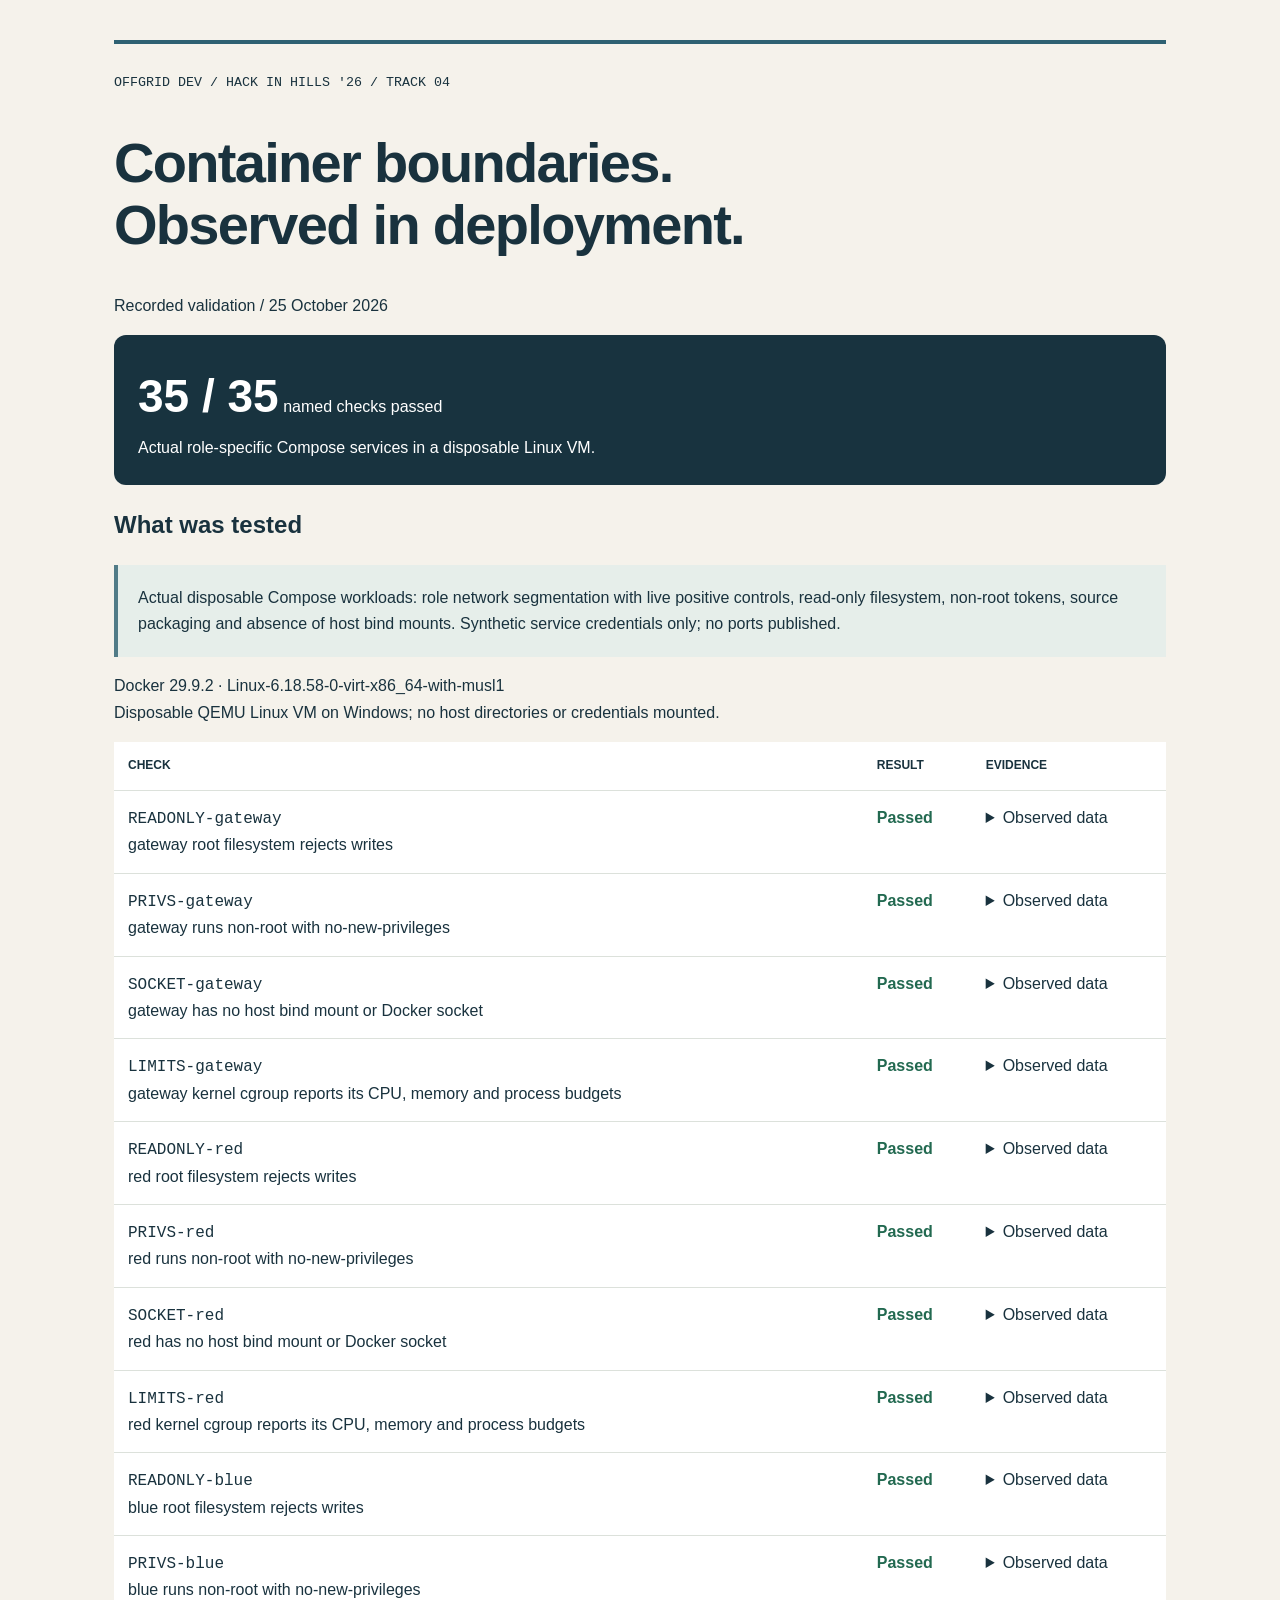
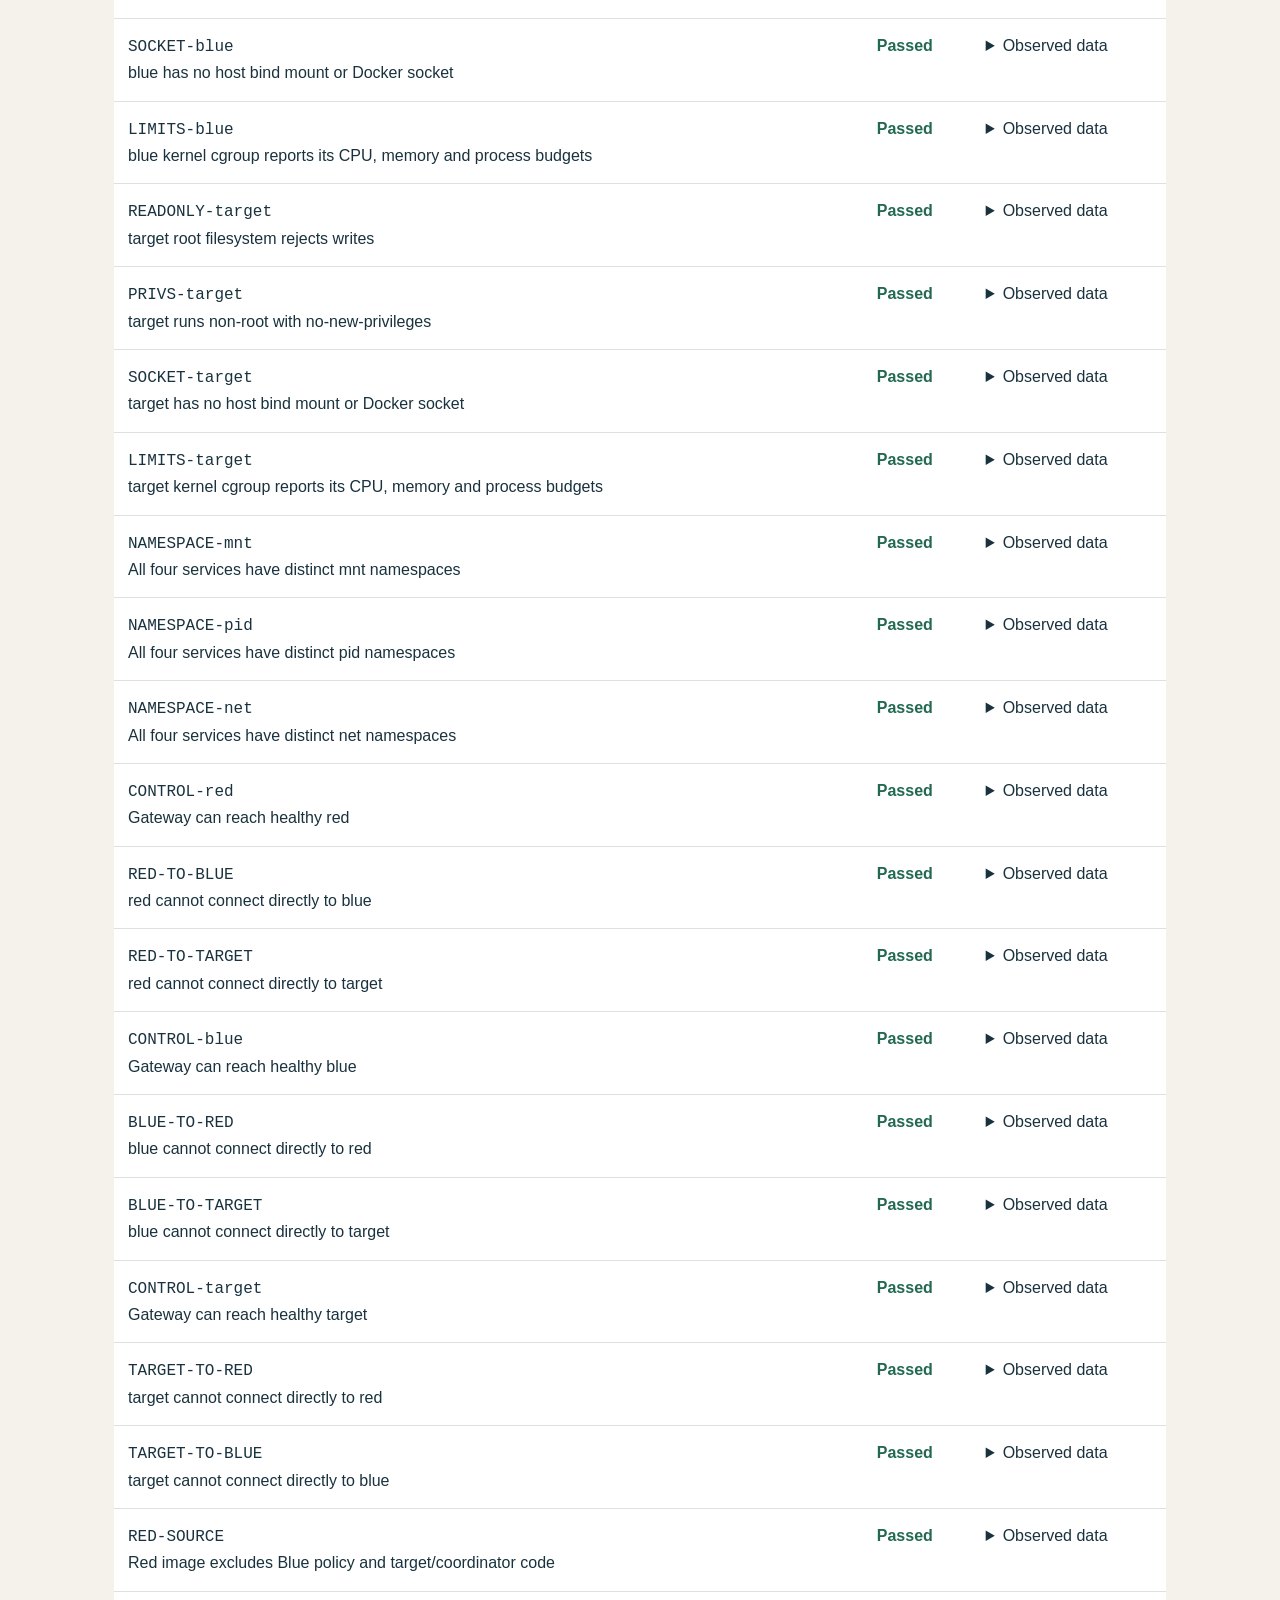
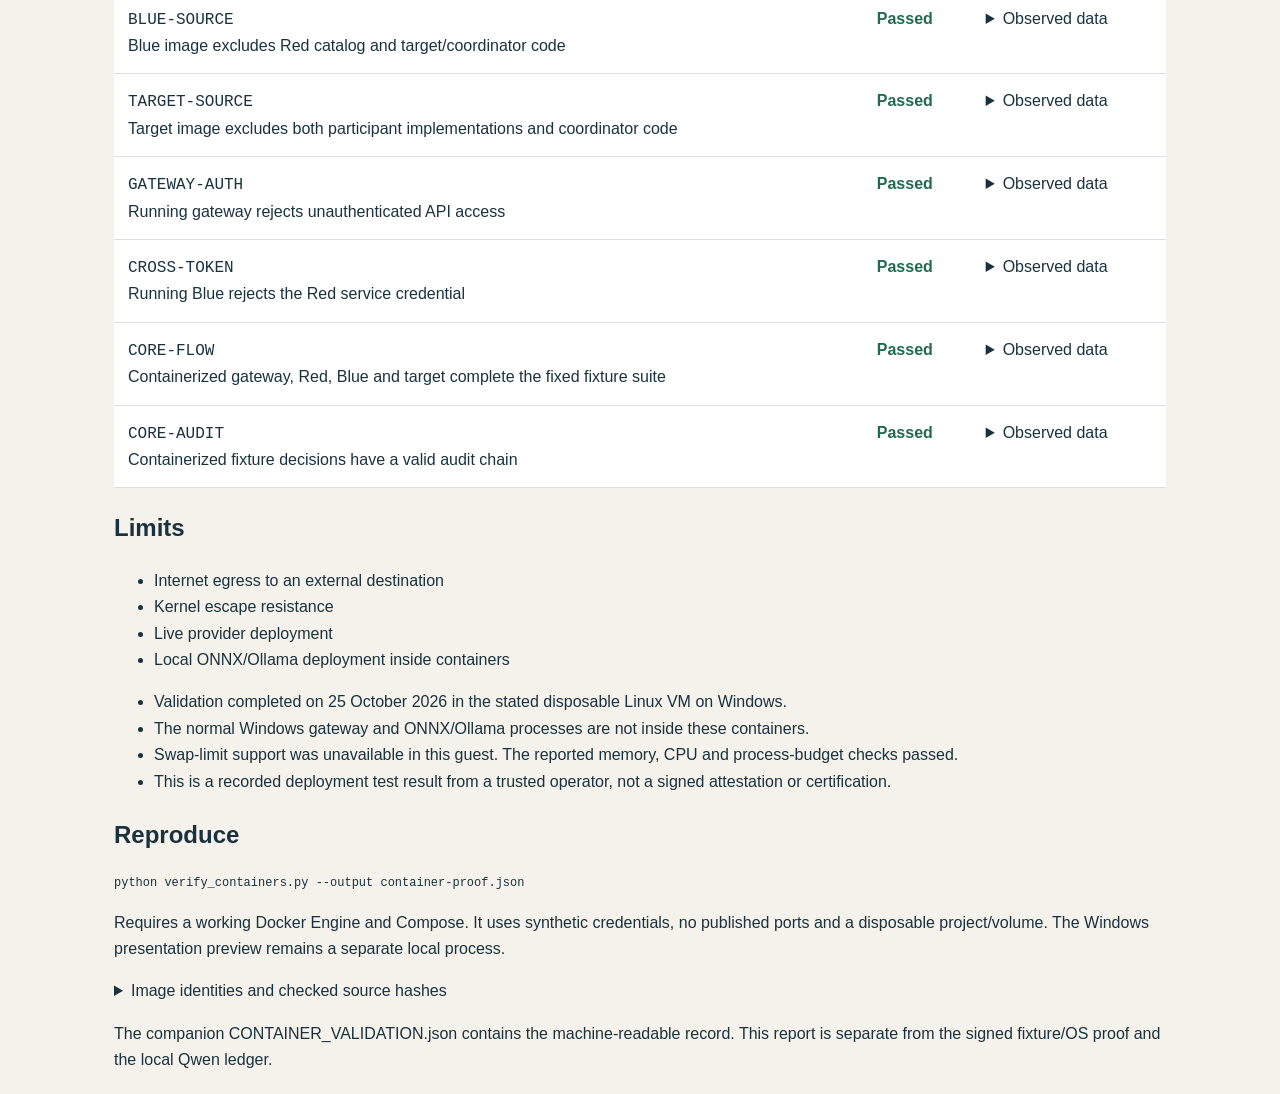
<file: CONTAINER_VALIDATION.html>
<!doctype html><html lang="en"><meta charset="utf-8"><meta name="viewport" content="width=device-width,initial-scale=1"><title>Sandbox Zero | Container validation</title>
<style>*{box-sizing:border-box}body{margin:0;background:#f5f2eb;color:#19323e;font:16px/1.65 "Segoe UI",Arial,sans-serif}main{max-width:1100px;margin:auto;padding:40px 24px}header{border-top:4px solid #2e6172;padding-top:24px}small,code{font-family:Consolas,monospace;overflow-wrap:anywhere}h1{font-size:clamp(30px,5vw,56px);line-height:1.1;letter-spacing:-1.7px}.hero{padding:24px;background:#18333f;color:white;border-radius:12px}.hero strong{font-size:46px}.scope{padding:20px;background:#e6eeea;border-left:4px solid #517b87}table{width:100%;border-collapse:collapse;background:white}th,td{padding:14px;border-bottom:1px solid #dce1db;text-align:left;vertical-align:top}th{font-size:12px;text-transform:uppercase}.pass{color:#226950;font-weight:600}pre{max-width:100%;white-space:pre-wrap;overflow-wrap:anywhere;font:12px/1.6 Consolas,monospace}summary{cursor:pointer}@media(max-width:600px){main{padding:24px 14px}th,td{padding:9px;font-size:13px}}@media print{body{background:white}main{max-width:none;padding:0}tr{break-inside:avoid}details pre{display:block}}</style>
<main><header><small>OFFGRID DEV / HACK IN HILLS '26 / TRACK 04</small><h1>Container boundaries.<br>Observed in deployment.</h1><p>Recorded validation / 25 October 2026</p></header><div class="hero"><strong>35 / 35</strong> named checks passed<br>Actual role-specific Compose services in a disposable Linux VM.</div>
<h2>What was tested</h2><p class="scope">Actual disposable Compose workloads: role network segmentation with live positive controls, read-only filesystem, non-root tokens, source packaging and absence of host bind mounts. Synthetic service credentials only; no ports published.</p><p>Docker 29.9.2 · Linux-6.18.58-0-virt-x86_64-with-musl1<br>Disposable QEMU Linux VM on Windows; no host directories or credentials mounted.</p>
<table><thead><tr><th>Check</th><th>Result</th><th>Evidence</th></tr></thead><tbody><tr><td><code>READONLY-gateway</code><br>gateway root filesystem rejects writes</td><td class="pass">Passed</td><td><details><summary>Observed data</summary><pre>{
  &quot;denied&quot;: true,
  &quot;errno&quot;: 30
}</pre></details></td></tr><tr><td><code>PRIVS-gateway</code><br>gateway runs non-root with no-new-privileges</td><td class="pass">Passed</td><td><details><summary>Observed data</summary><pre>{
  &quot;uid&quot;: 10001,
  &quot;no_new_privs&quot;: true
}</pre></details></td></tr><tr><td><code>SOCKET-gateway</code><br>gateway has no host bind mount or Docker socket</td><td class="pass">Passed</td><td><details><summary>Observed data</summary><pre>{
  &quot;bind_mounts&quot;: 0
}</pre></details></td></tr><tr><td><code>LIMITS-gateway</code><br>gateway kernel cgroup reports its CPU, memory and process budgets</td><td class="pass">Passed</td><td><details><summary>Observed data</summary><pre>{
  &quot;pids.max&quot;: &quot;64&quot;,
  &quot;memory.max&quot;: &quot;268435456&quot;,
  &quot;cpu.max&quot;: &quot;50000 100000&quot;
}</pre></details></td></tr><tr><td><code>READONLY-red</code><br>red root filesystem rejects writes</td><td class="pass">Passed</td><td><details><summary>Observed data</summary><pre>{
  &quot;denied&quot;: true,
  &quot;errno&quot;: 30
}</pre></details></td></tr><tr><td><code>PRIVS-red</code><br>red runs non-root with no-new-privileges</td><td class="pass">Passed</td><td><details><summary>Observed data</summary><pre>{
  &quot;uid&quot;: 10001,
  &quot;no_new_privs&quot;: true
}</pre></details></td></tr><tr><td><code>SOCKET-red</code><br>red has no host bind mount or Docker socket</td><td class="pass">Passed</td><td><details><summary>Observed data</summary><pre>{
  &quot;bind_mounts&quot;: 0
}</pre></details></td></tr><tr><td><code>LIMITS-red</code><br>red kernel cgroup reports its CPU, memory and process budgets</td><td class="pass">Passed</td><td><details><summary>Observed data</summary><pre>{
  &quot;pids.max&quot;: &quot;64&quot;,
  &quot;memory.max&quot;: &quot;134217728&quot;,
  &quot;cpu.max&quot;: &quot;50000 100000&quot;
}</pre></details></td></tr><tr><td><code>READONLY-blue</code><br>blue root filesystem rejects writes</td><td class="pass">Passed</td><td><details><summary>Observed data</summary><pre>{
  &quot;denied&quot;: true,
  &quot;errno&quot;: 30
}</pre></details></td></tr><tr><td><code>PRIVS-blue</code><br>blue runs non-root with no-new-privileges</td><td class="pass">Passed</td><td><details><summary>Observed data</summary><pre>{
  &quot;uid&quot;: 10001,
  &quot;no_new_privs&quot;: true
}</pre></details></td></tr><tr><td><code>SOCKET-blue</code><br>blue has no host bind mount or Docker socket</td><td class="pass">Passed</td><td><details><summary>Observed data</summary><pre>{
  &quot;bind_mounts&quot;: 0
}</pre></details></td></tr><tr><td><code>LIMITS-blue</code><br>blue kernel cgroup reports its CPU, memory and process budgets</td><td class="pass">Passed</td><td><details><summary>Observed data</summary><pre>{
  &quot;pids.max&quot;: &quot;64&quot;,
  &quot;memory.max&quot;: &quot;134217728&quot;,
  &quot;cpu.max&quot;: &quot;50000 100000&quot;
}</pre></details></td></tr><tr><td><code>READONLY-target</code><br>target root filesystem rejects writes</td><td class="pass">Passed</td><td><details><summary>Observed data</summary><pre>{
  &quot;denied&quot;: true,
  &quot;errno&quot;: 30
}</pre></details></td></tr><tr><td><code>PRIVS-target</code><br>target runs non-root with no-new-privileges</td><td class="pass">Passed</td><td><details><summary>Observed data</summary><pre>{
  &quot;uid&quot;: 10001,
  &quot;no_new_privs&quot;: true
}</pre></details></td></tr><tr><td><code>SOCKET-target</code><br>target has no host bind mount or Docker socket</td><td class="pass">Passed</td><td><details><summary>Observed data</summary><pre>{
  &quot;bind_mounts&quot;: 0
}</pre></details></td></tr><tr><td><code>LIMITS-target</code><br>target kernel cgroup reports its CPU, memory and process budgets</td><td class="pass">Passed</td><td><details><summary>Observed data</summary><pre>{
  &quot;pids.max&quot;: &quot;64&quot;,
  &quot;memory.max&quot;: &quot;134217728&quot;,
  &quot;cpu.max&quot;: &quot;50000 100000&quot;
}</pre></details></td></tr><tr><td><code>NAMESPACE-mnt</code><br>All four services have distinct mnt namespaces</td><td class="pass">Passed</td><td><details><summary>Observed data</summary><pre>{
  &quot;gateway&quot;: &quot;mnt:[4026532372]&quot;,
  &quot;red&quot;: &quot;mnt:[4026532254]&quot;,
  &quot;blue&quot;: &quot;mnt:[4026532313]&quot;,
  &quot;target&quot;: &quot;mnt:[4026532195]&quot;
}</pre></details></td></tr><tr><td><code>NAMESPACE-pid</code><br>All four services have distinct pid namespaces</td><td class="pass">Passed</td><td><details><summary>Observed data</summary><pre>{
  &quot;gateway&quot;: &quot;pid:[4026532375]&quot;,
  &quot;red&quot;: &quot;pid:[4026532257]&quot;,
  &quot;blue&quot;: &quot;pid:[4026532316]&quot;,
  &quot;target&quot;: &quot;pid:[4026532198]&quot;
}</pre></details></td></tr><tr><td><code>NAMESPACE-net</code><br>All four services have distinct net namespaces</td><td class="pass">Passed</td><td><details><summary>Observed data</summary><pre>{
  &quot;gateway&quot;: &quot;net:[4026532377]&quot;,
  &quot;red&quot;: &quot;net:[4026532259]&quot;,
  &quot;blue&quot;: &quot;net:[4026532318]&quot;,
  &quot;target&quot;: &quot;net:[4026532200]&quot;
}</pre></details></td></tr><tr><td><code>CONTROL-red</code><br>Gateway can reach healthy red</td><td class="pass">Passed</td><td><details><summary>Observed data</summary><pre>{
  &quot;connected&quot;: true
}</pre></details></td></tr><tr><td><code>RED-TO-BLUE</code><br>red cannot connect directly to blue</td><td class="pass">Passed</td><td><details><summary>Observed data</summary><pre>{
  &quot;connected&quot;: false,
  &quot;errno&quot;: 101,
  &quot;type&quot;: &quot;OSError&quot;
}</pre></details></td></tr><tr><td><code>RED-TO-TARGET</code><br>red cannot connect directly to target</td><td class="pass">Passed</td><td><details><summary>Observed data</summary><pre>{
  &quot;connected&quot;: false,
  &quot;errno&quot;: 101,
  &quot;type&quot;: &quot;OSError&quot;
}</pre></details></td></tr><tr><td><code>CONTROL-blue</code><br>Gateway can reach healthy blue</td><td class="pass">Passed</td><td><details><summary>Observed data</summary><pre>{
  &quot;connected&quot;: true
}</pre></details></td></tr><tr><td><code>BLUE-TO-RED</code><br>blue cannot connect directly to red</td><td class="pass">Passed</td><td><details><summary>Observed data</summary><pre>{
  &quot;connected&quot;: false,
  &quot;errno&quot;: 101,
  &quot;type&quot;: &quot;OSError&quot;
}</pre></details></td></tr><tr><td><code>BLUE-TO-TARGET</code><br>blue cannot connect directly to target</td><td class="pass">Passed</td><td><details><summary>Observed data</summary><pre>{
  &quot;connected&quot;: false,
  &quot;errno&quot;: 101,
  &quot;type&quot;: &quot;OSError&quot;
}</pre></details></td></tr><tr><td><code>CONTROL-target</code><br>Gateway can reach healthy target</td><td class="pass">Passed</td><td><details><summary>Observed data</summary><pre>{
  &quot;connected&quot;: true
}</pre></details></td></tr><tr><td><code>TARGET-TO-RED</code><br>target cannot connect directly to red</td><td class="pass">Passed</td><td><details><summary>Observed data</summary><pre>{
  &quot;connected&quot;: false,
  &quot;errno&quot;: 101,
  &quot;type&quot;: &quot;OSError&quot;
}</pre></details></td></tr><tr><td><code>TARGET-TO-BLUE</code><br>target cannot connect directly to blue</td><td class="pass">Passed</td><td><details><summary>Observed data</summary><pre>{
  &quot;connected&quot;: false,
  &quot;errno&quot;: 101,
  &quot;type&quot;: &quot;OSError&quot;
}</pre></details></td></tr><tr><td><code>RED-SOURCE</code><br>Red image excludes Blue policy and target/coordinator code</td><td class="pass">Passed</td><td><details><summary>Observed data</summary><pre>{
  &quot;files&quot;: [
    &quot;participants.py&quot;,
    &quot;red_cases.json&quot;
  ]
}</pre></details></td></tr><tr><td><code>BLUE-SOURCE</code><br>Blue image excludes Red catalog and target/coordinator code</td><td class="pass">Passed</td><td><details><summary>Observed data</summary><pre>{
  &quot;files&quot;: [
    &quot;participants.py&quot;,
    &quot;policy.py&quot;
  ]
}</pre></details></td></tr><tr><td><code>TARGET-SOURCE</code><br>Target image excludes both participant implementations and coordinator code</td><td class="pass">Passed</td><td><details><summary>Observed data</summary><pre>{
  &quot;files&quot;: [
    &quot;fixture_runtime.py&quot;,
    &quot;target_worker.py&quot;
  ]
}</pre></details></td></tr><tr><td><code>GATEWAY-AUTH</code><br>Running gateway rejects unauthenticated API access</td><td class="pass">Passed</td><td><details><summary>Observed data</summary><pre>{
  &quot;status&quot;: 401
}</pre></details></td></tr><tr><td><code>CROSS-TOKEN</code><br>Running Blue rejects the Red service credential</td><td class="pass">Passed</td><td><details><summary>Observed data</summary><pre>{
  &quot;status&quot;: 401
}</pre></details></td></tr><tr><td><code>CORE-FLOW</code><br>Containerized gateway, Red, Blue and target complete the fixed fixture suite</td><td class="pass">Passed</td><td><details><summary>Observed data</summary><pre>{
  &quot;unauthorized_status&quot;: 401,
  &quot;run_status&quot;: 200,
  &quot;counts&quot;: {
    &quot;allowed&quot;: 1,
    &quot;blocked&quot;: 4,
    &quot;held&quot;: 1,
    &quot;failed&quot;: 0
  },
  &quot;audit_valid&quot;: true,
  &quot;audit_records&quot;: 6,
  &quot;cross_role_credential_status&quot;: 401
}</pre></details></td></tr><tr><td><code>CORE-AUDIT</code><br>Containerized fixture decisions have a valid audit chain</td><td class="pass">Passed</td><td><details><summary>Observed data</summary><pre>{
  &quot;valid&quot;: true,
  &quot;records&quot;: 6
}</pre></details></td></tr></tbody></table>
<h2>Limits</h2><ul><li>Internet egress to an external destination</li><li>Kernel escape resistance</li><li>Live provider deployment</li><li>Local ONNX/Ollama deployment inside containers</li></ul><ul><li>Validation completed on 25 October 2026 in the stated disposable Linux VM on Windows.</li><li>The normal Windows gateway and ONNX/Ollama processes are not inside these containers.</li><li>Swap-limit support was unavailable in this guest. The reported memory, CPU and process-budget checks passed.</li><li>This is a recorded deployment test result from a trusted operator, not a signed attestation or certification.</li></ul>
<h2>Reproduce</h2><pre>python verify_containers.py --output container-proof.json</pre><p>Requires a working Docker Engine and Compose. It uses synthetic credentials, no published ports and a disposable project/volume. The Windows presentation preview remains a separate local process.</p>
<details><summary>Image identities and checked source hashes</summary><pre>{
  &quot;image_ids&quot;: {
    &quot;gateway&quot;: &quot;sha256:68780be60be54f75167fbcd3725cbb9bacf69070e9685161cc6e069a1264e12e&quot;,
    &quot;red&quot;: &quot;sha256:10054fd6b42f15da6d1a5fcecf4d22e410a9d9c315be24e411ef321bbebb9fdc&quot;,
    &quot;blue&quot;: &quot;sha256:91ec5ac7cda118e88adcfe1435120934ef54e0871256317ba55853942dc221e1&quot;,
    &quot;target&quot;: &quot;sha256:3b2d1734f7b1b56a51438b720091f7df5d687d25db1174b343bd6cf9d15b59d1&quot;
  },
  &quot;source_sha256&quot;: {
    &quot;Dockerfile&quot;: &quot;b06824954c2d4edeaaa2cf64ad85c53715d149b911fac3c452342215a9a871d7&quot;,
    &quot;compose.yaml&quot;: &quot;2434db7832f6058c090df453423e8b04130f772e994a1534ba2bc2ec4d033d93&quot;,
    &quot;.dockerignore&quot;: &quot;016b9fe99a7e064dc29d5510620a5df645eb964f7c2f7c2728180b5fb3baff5a&quot;,
    &quot;models.lock.json&quot;: &quot;bb8e13432e6f784b6011dc34898429868627d47c4f5a8e42659ec17da7de59c4&quot;,
    &quot;target_worker.py&quot;: &quot;b00941053dd65a69cddb278c27ed1ecdc465384203d7ed1c7b06febab5c11215&quot;,
    &quot;fixture_runtime.py&quot;: &quot;71d6a31a3e6496573527cdf436b78f926fba757a23607361246084bae33a3a3e&quot;,
    &quot;windows_boundary.py&quot;: &quot;907c0569c22b5546a85d92820123cc7724bb4cd61332907ac5b24a02d38029bc&quot;,
    &quot;verify_proof.py&quot;: &quot;dff67dfda9fe4714c7ef4aa5df08649bfbe2c43c53294f0153875d4fa1e6beb3&quot;,
    &quot;verify_containers.py&quot;: &quot;cf935b0d609c432ff1903e917095ea625e2a86b6fbbec6ff1870c36b508098a2&quot;,
    &quot;setup_models.py&quot;: &quot;de5fe42faa35fceb1ea61ef256b0f8d275c6ea0979c09f4733b62b53ee5d9c5a&quot;,
    &quot;server.py&quot;: &quot;03c211e718e3a25a7e3f98e033c23e41ff5c79926248cd09e7b8db33af8282d5&quot;,
    &quot;scenarios.py&quot;: &quot;dae8791f7fbd10853c8b92f9483ca1d78785b3566fad20714eaef46a2452a51f&quot;,
    &quot;red_ml.py&quot;: &quot;e5112215014768e900face2e0cbecc4f49bce3d3a98891424bb37d0260acd568&quot;,
    &quot;proofs.py&quot;: &quot;687c89a3c1bce34eade49c8fc44bbe2bbf215e32d2901d695a2a092924fadf63&quot;,
    &quot;policy.py&quot;: &quot;04af7567f9c1ea8ed8b68e3f9002198d182272b906dac3f940f466cb1e918c5c&quot;,
    &quot;participants.py&quot;: &quot;ce1c925d0532395048fd9fa7ff505f8ad56021dca962c008f65fd780d2486c9f&quot;,
    &quot;ml_runtime.py&quot;: &quot;6fc0f0d1a7fb05462046f9a029af40630d230da805126003958f4c6ae0a2ecec&quot;,
    &quot;ml_lab.py&quot;: &quot;0a6a30ea476117aa72421b3d61a5e6a19b799ccca2f42ea0fea32e93f1e7f75f&quot;,
    &quot;local_target.py&quot;: &quot;1051de975ada6a590ac4c605636ccc225ae41b7d8c0c4b984a517f6e22e3e477&quot;,
    &quot;evidence.py&quot;: &quot;bbab338b98aa8d8ed22278729654778ecb2139cf887ae6cd99c949dd715b630b&quot;,
    &quot;envfile.py&quot;: &quot;9897f7cdc78f53ffde176d4706c60067d29517cdb76cc0f36abdc189e57089b0&quot;,
    &quot;engine.py&quot;: &quot;f6ef867bdcfa90764bd69f092722e5a9c76ee28e420fe582e2fa81404e736757&quot;,
    &quot;duel_cases.py&quot;: &quot;0d5ad5f65c6ac18ef7f459fb8444fe939275657eb5f102b0fbf42eb358df5dfe&quot;,
    &quot;doctor.py&quot;: &quot;d125016e4d10c44ce8e379758478085f189b88c610496c9c5e519cb5ba9030e6&quot;,
    &quot;catalog.py&quot;: &quot;4f2c5f84397bbd542e217b13bffe9e7e46b26bcba3142a8e65fd413bfdd02084&quot;,
    &quot;build_red_catalog.py&quot;: &quot;865acd24431ec1abffcaee491577c109870eec45022620add2f38f17c0c04001&quot;,
    &quot;boundary_probe.py&quot;: &quot;81dbfb459f27f977b4892e4ec2957a3914170565fbf6b498fc8f7e2a16f2f5da&quot;,
    &quot;blue_ml.py&quot;: &quot;a02d4e14418a4c3f108ad410f56e66305cc33197ff931e08104aae105a894df5&quot;,
    &quot;web/style.css&quot;: &quot;c1bda196e47827306b7305ed7a9d3d5759eaad29a1b4ac0a7cb4cb5466c4fa6d&quot;,
    &quot;web/index.html&quot;: &quot;77ae546f091d6acfd8c293a6242313e7deaed229cabddbd48f5c26159511a102&quot;,
    &quot;web/favicon.svg&quot;: &quot;c6d1eee4301fb9ae133a7e261a28b0181ea445296d07a9acfef32ada1ed7f1e7&quot;,
    &quot;web/app.js&quot;: &quot;4e187a4856f4a4f7b86c8e1e266c7775093e46464dd6979562691adcdcf4a37a&quot;
  }
}</pre></details>
<p>The companion CONTAINER_VALIDATION.json contains the machine-readable record. This report is separate from the signed fixture/OS proof and the local Qwen ledger.</p></main></html>
</file>
